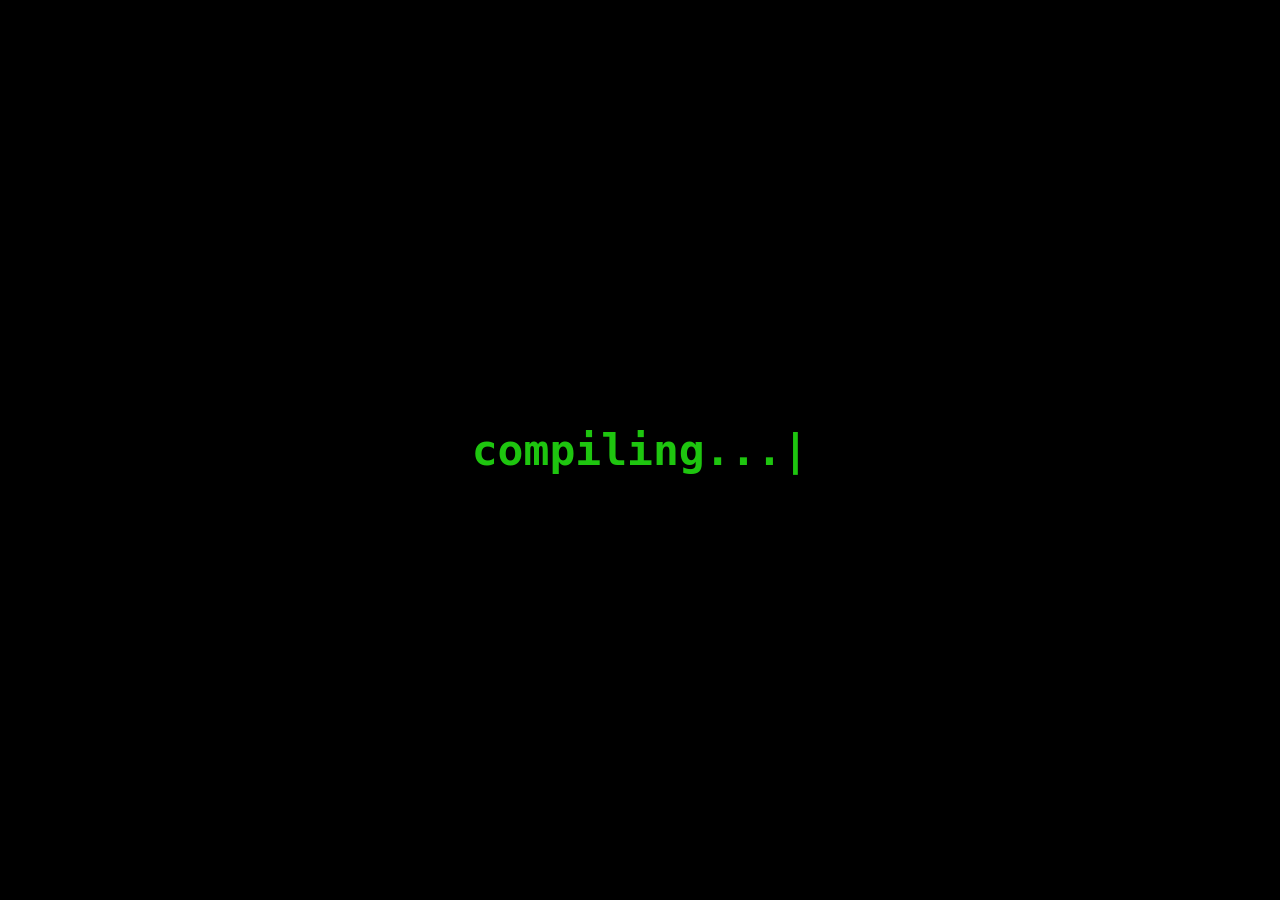
<file: index.html>
<!doctype html><html lang="en"><head><meta charset="utf-8"/><link rel="icon" href="/favicon.ico"/><meta name="viewport" content="width=device-width,initial-scale=1"/><meta name="theme-color" content="#000000"/><meta name="description" content="Web site created using create-react-app"/><link rel="apple-touch-icon" href="/logo192.png"/><link rel="manifest" href="/manifest.json"/><title>Coming soon...</title><script defer="defer" src="/static/js/main.7be83a22.js"></script><link href="/static/css/main.c06f04cc.css" rel="stylesheet"></head><body><noscript>You need to enable JavaScript to run this app.</noscript><div id="root"></div></body></html>
</file>
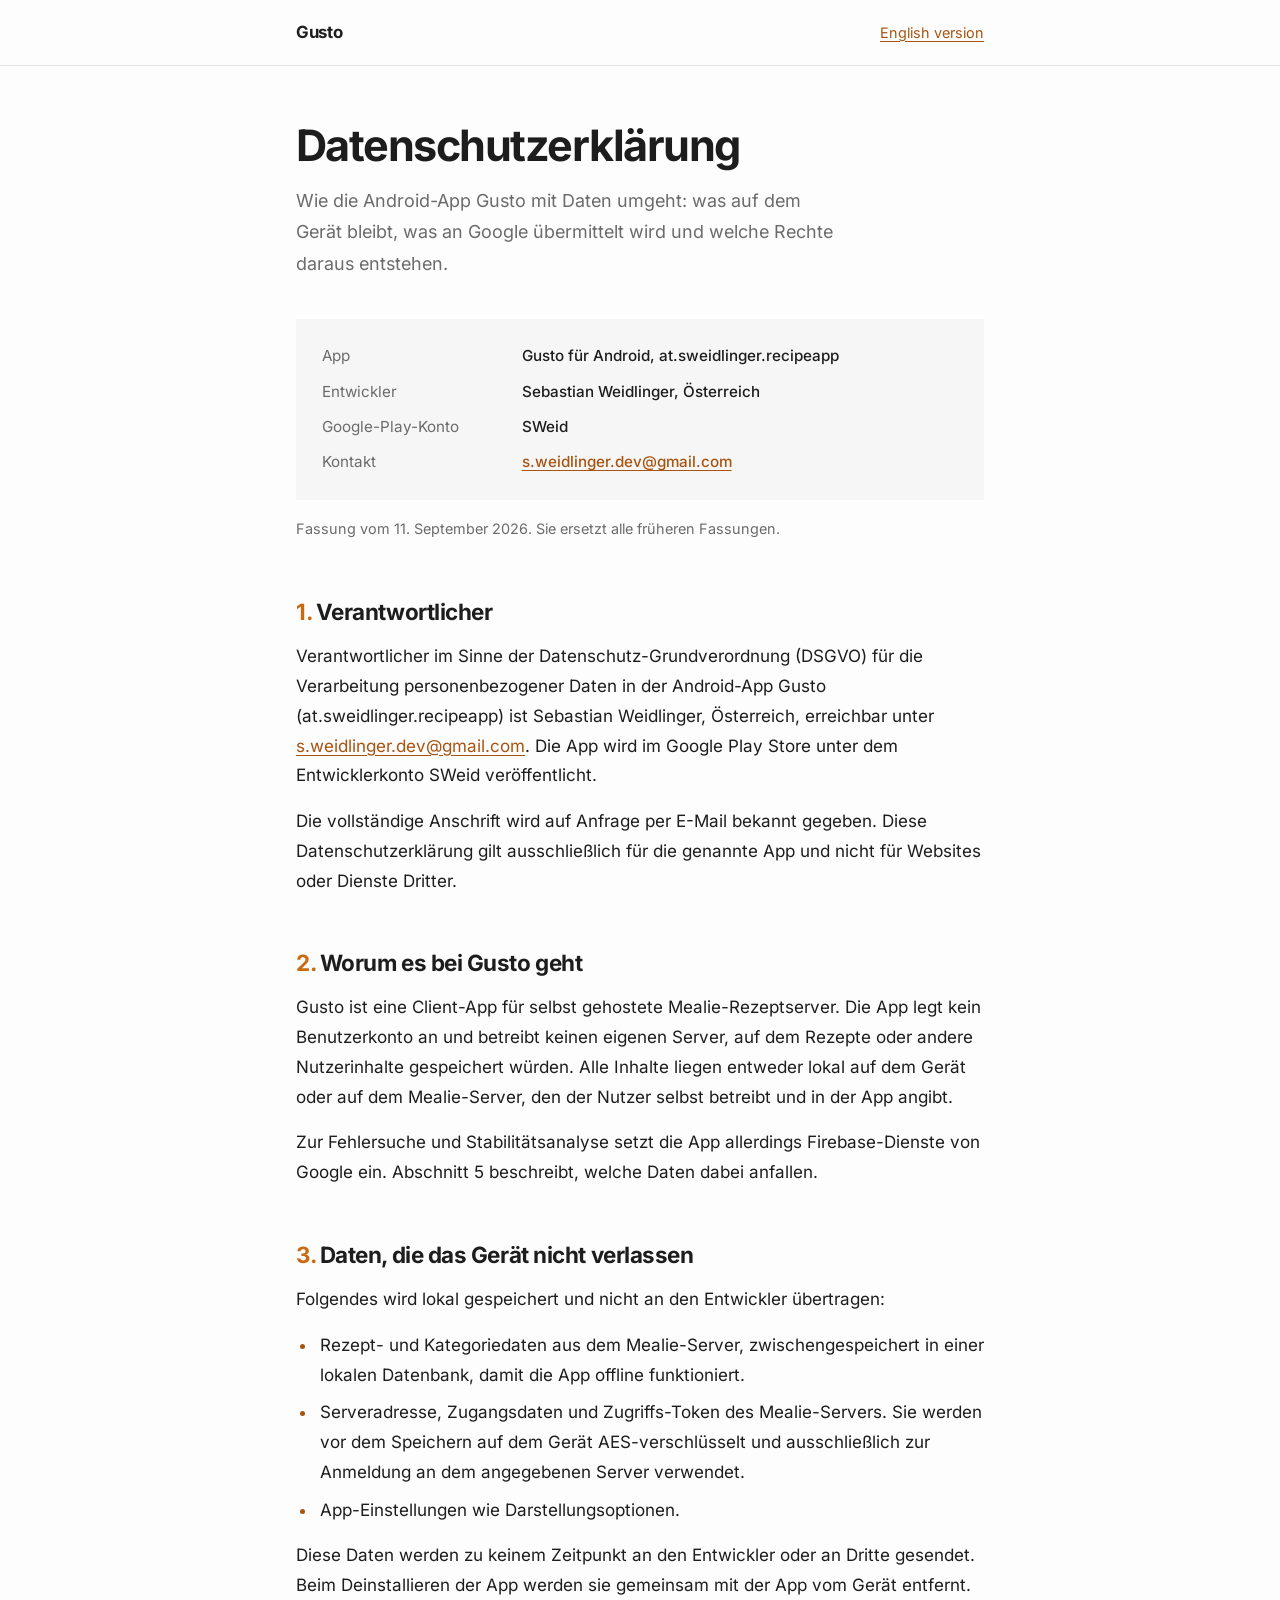
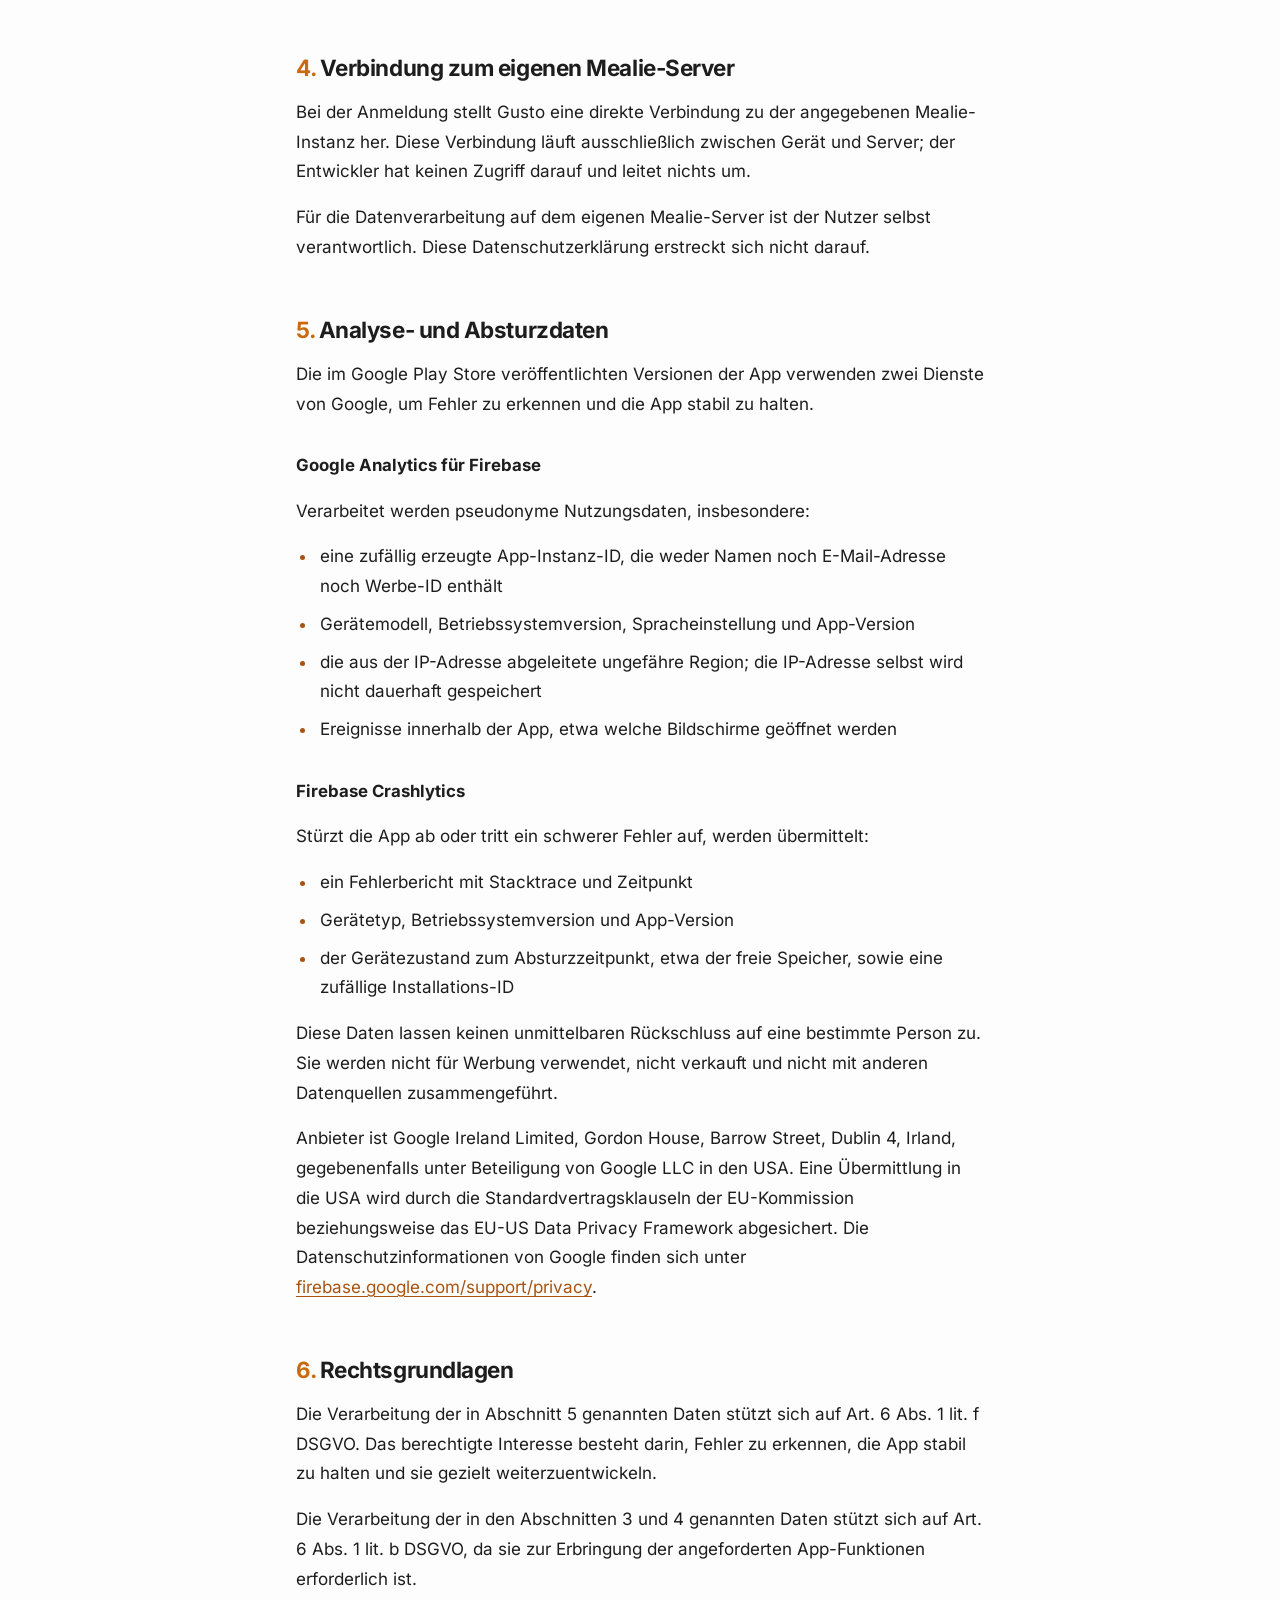
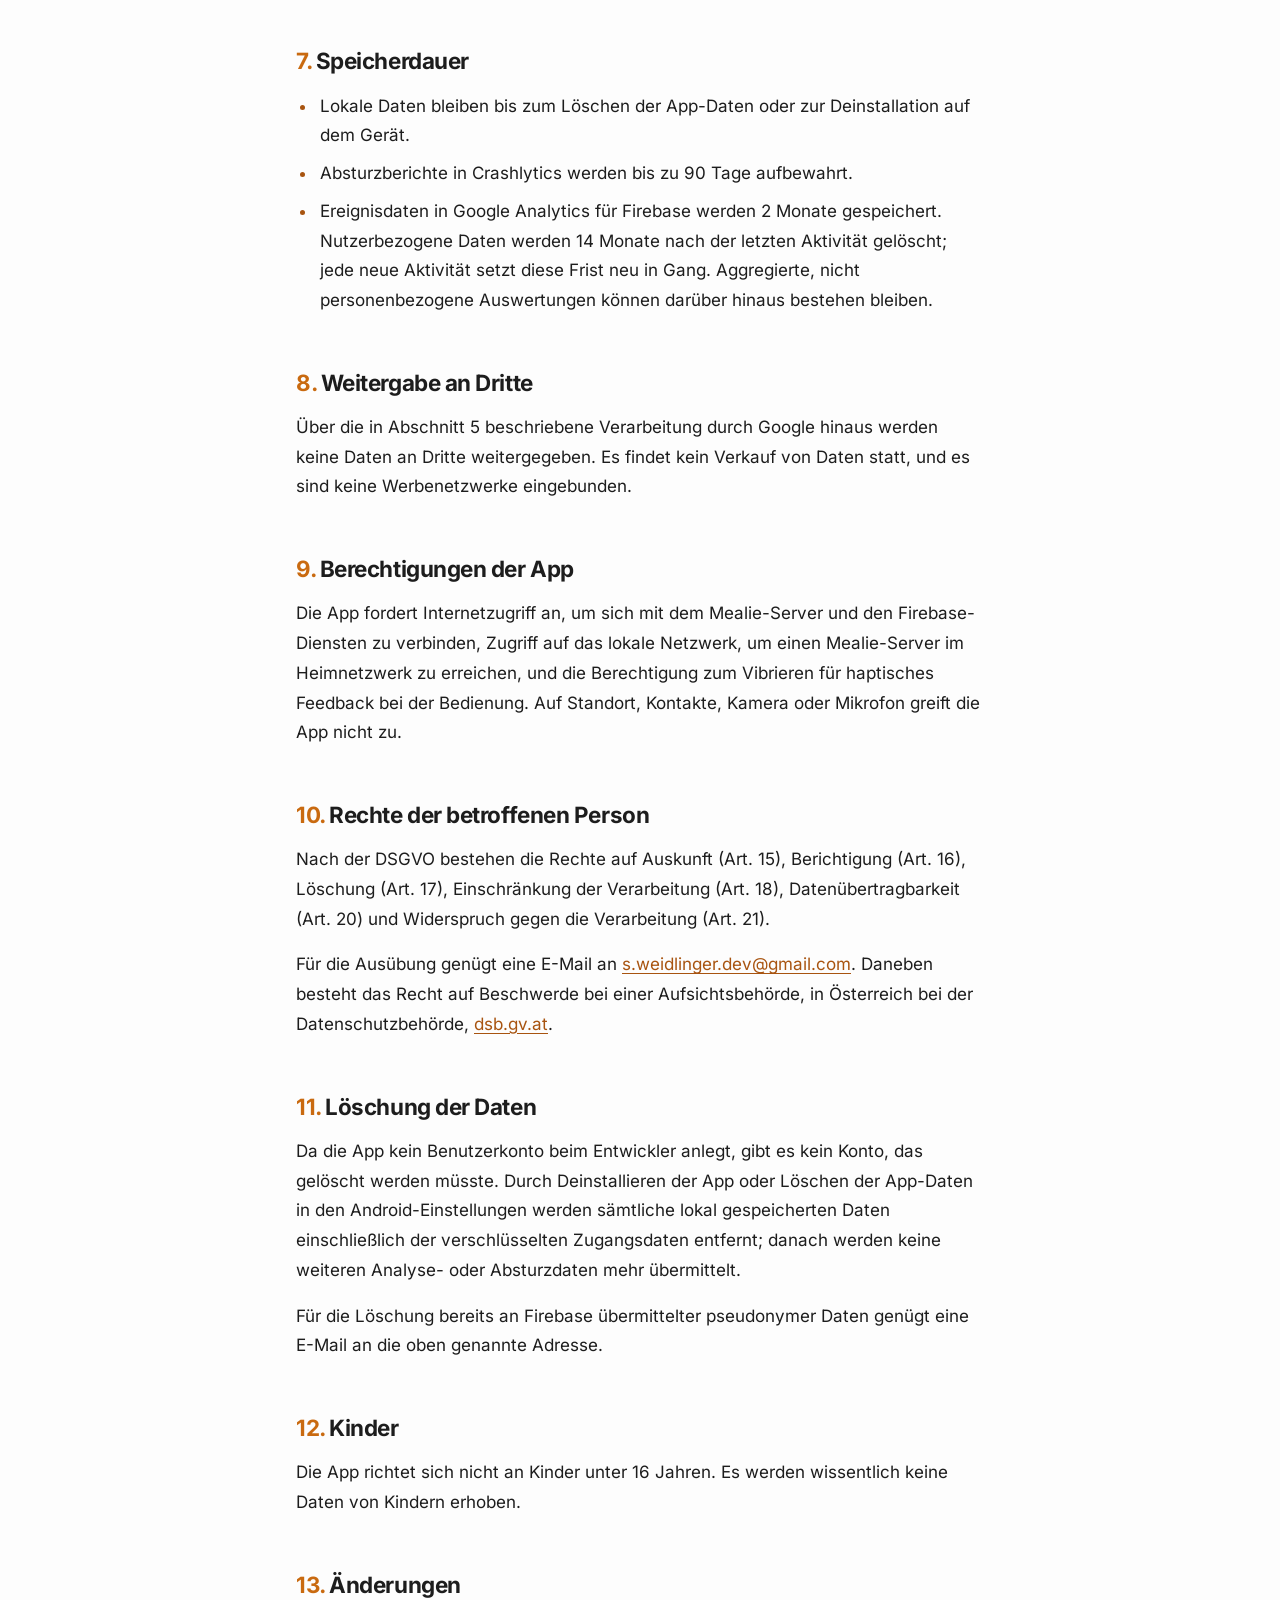
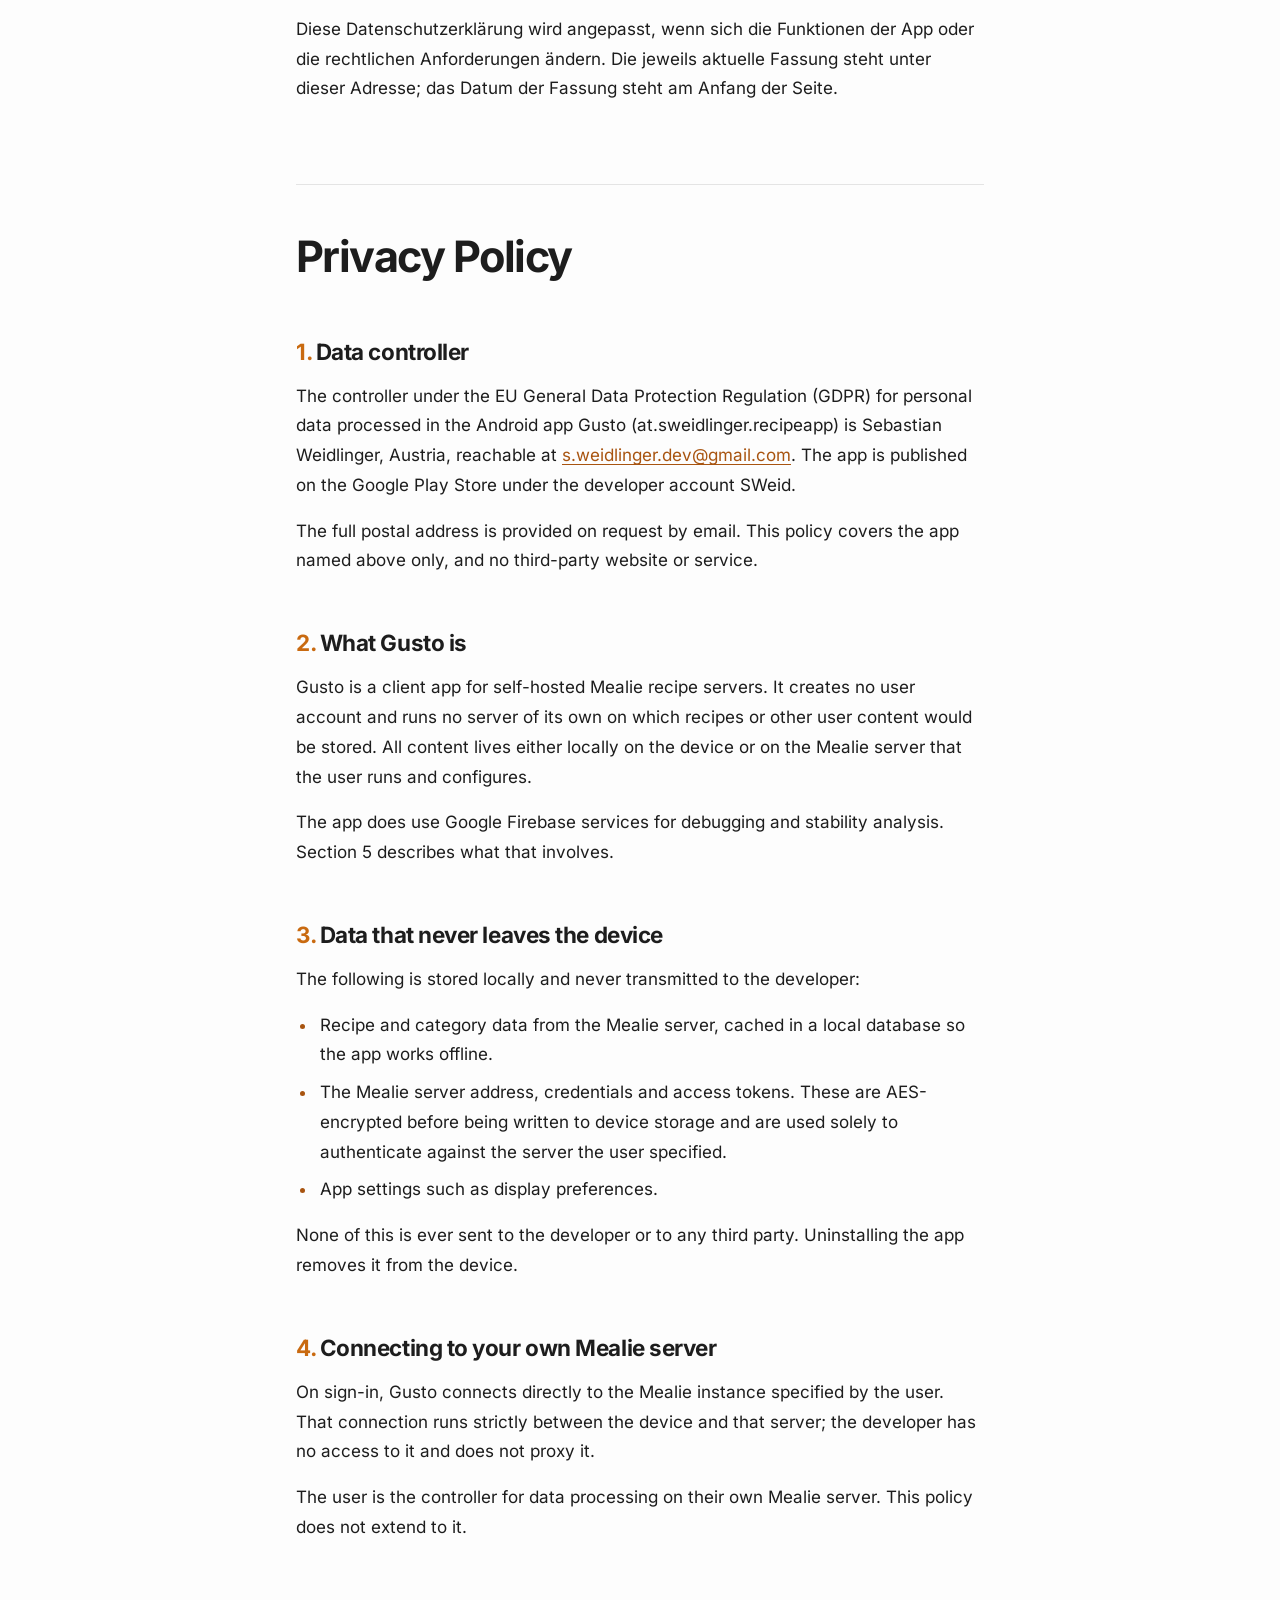
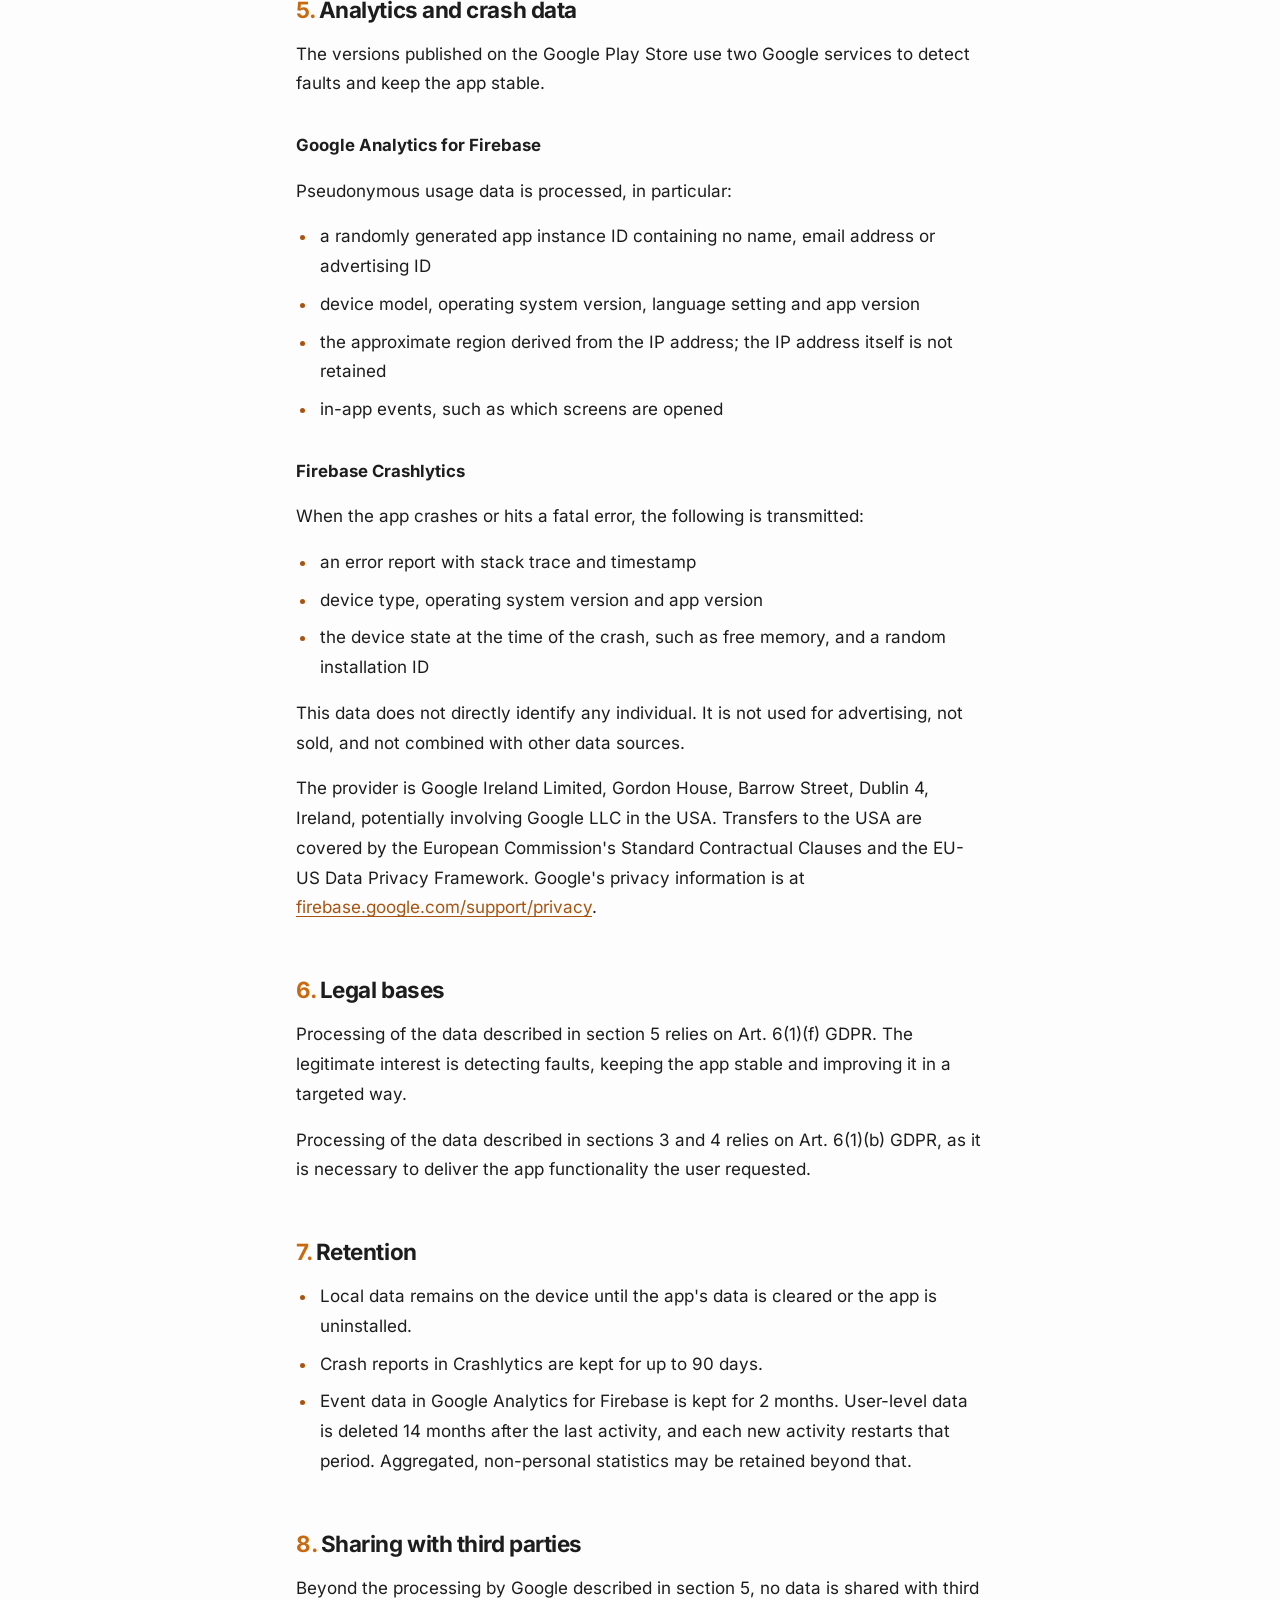
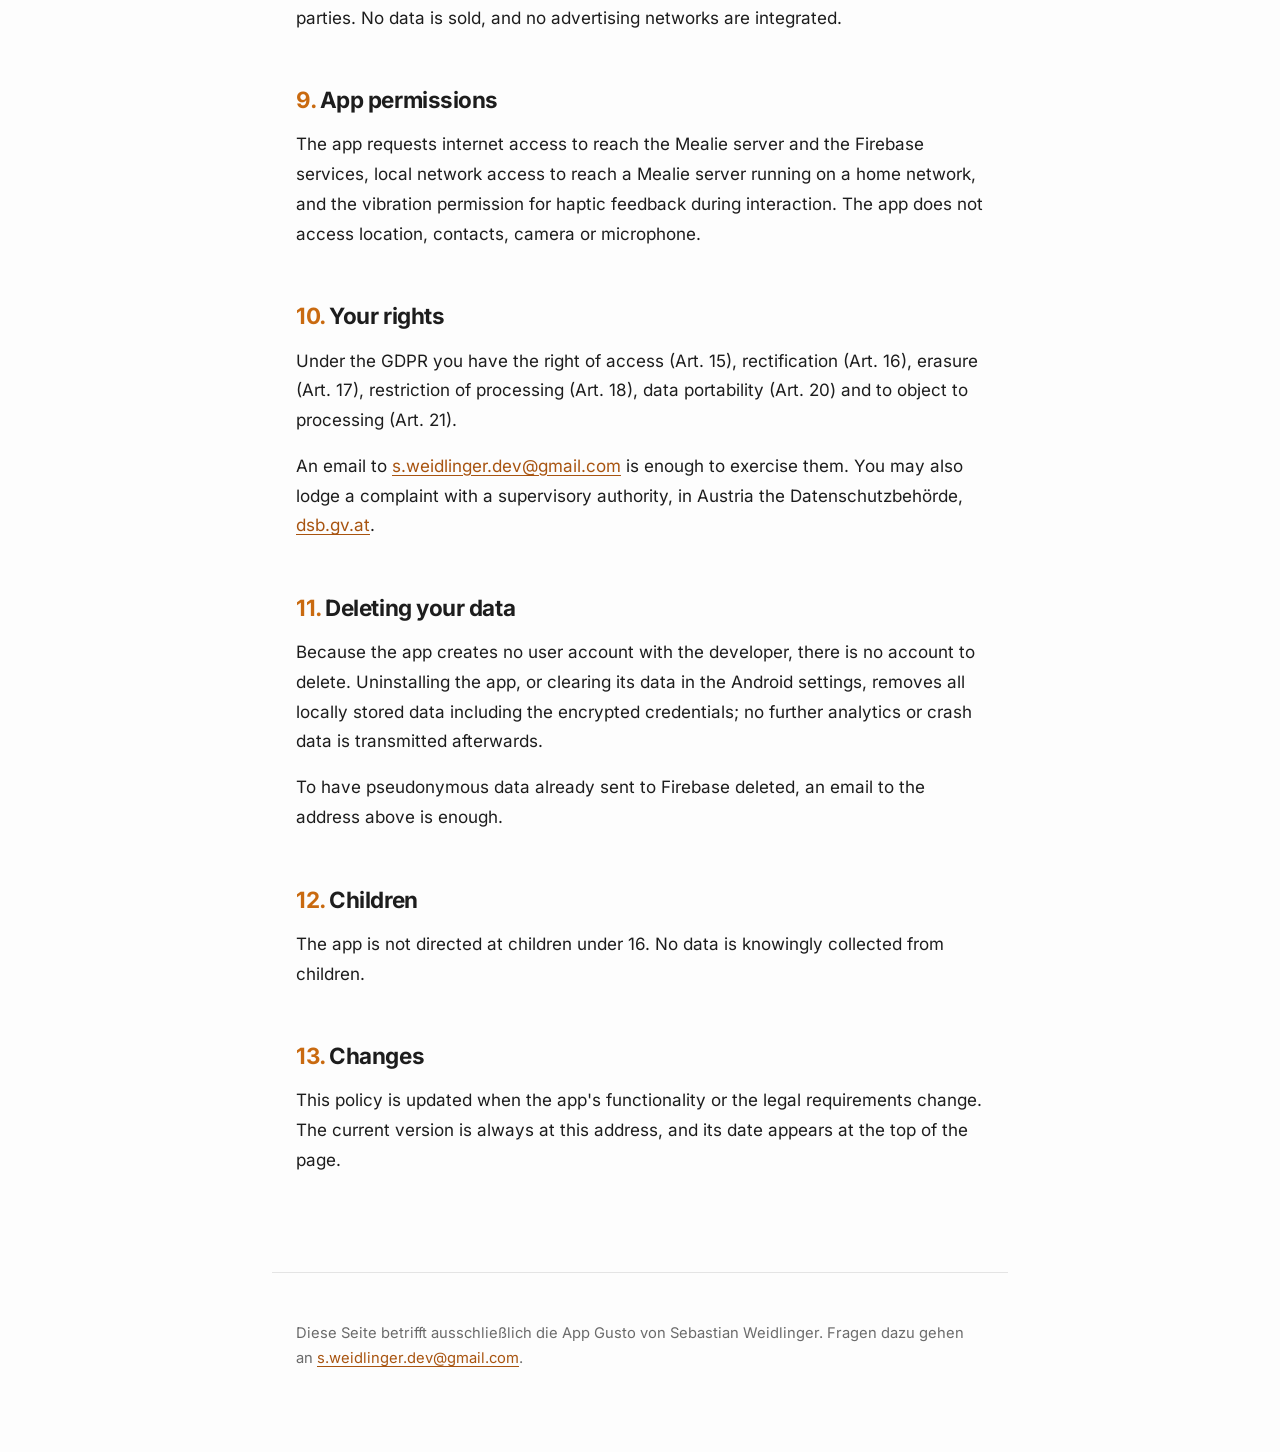
<file: gusto/privacy/index.html>
<!doctype html>
<html lang="de">
<head>
<meta charset="utf-8">
<meta name="viewport" content="width=device-width, initial-scale=1">
<title>Datenschutzerklärung – Gusto</title>
<meta name="description" content="Datenschutzerklärung und Privacy Policy für die Android-App Gusto (at.sweidlinger.recipeapp) von Sebastian Weidlinger.">
<meta name="robots" content="index, follow">
<style>
  @font-face {
    font-family: "Inter";
    src: url("fonts/inter-400.woff2") format("woff2");
    font-weight: 400; font-style: normal; font-display: swap;
  }
  @font-face {
    font-family: "Inter";
    src: url("fonts/inter-500.woff2") format("woff2");
    font-weight: 500; font-style: normal; font-display: swap;
  }
  @font-face {
    font-family: "Inter";
    src: url("fonts/inter-700.woff2") format("woff2");
    font-weight: 700; font-style: normal; font-display: swap;
  }

  :root {
    color-scheme: light dark;
    --bg: #fdfdfd;
    --surface: #f6f6f6;
    --ink: #1d1d1d;
    --muted: #6b6b6b;
    --rule: #e4e4e4;
    --link: #a85410;
    --numeral: #c96a10;
  }
  @media (prefers-color-scheme: dark) {
    :root {
      --bg: #1d1d1d;
      --surface: #262626;
      --ink: #f1f1f1;
      --muted: #a0a0a0;
      --rule: #343434;
      --link: #f09a4a;
      --numeral: #e58325;
    }
  }

  * { box-sizing: border-box; }
  html { -webkit-text-size-adjust: 100%; }
  body {
    margin: 0;
    background: var(--bg);
    color: var(--ink);
    font-family: "Inter", -apple-system, BlinkMacSystemFont, "Segoe UI", Roboto, Helvetica, Arial, sans-serif;
    font-size: 17px;
    line-height: 1.75;
    -webkit-font-smoothing: antialiased;
    -moz-osx-font-smoothing: grayscale;
  }

  .topbar {
    border-bottom: 1px solid var(--rule);
    background: var(--bg);
  }
  .topbar-inner {
    max-width: 46rem;
    margin: 0 auto;
    padding: 1.1rem 1.5rem;
    display: flex;
    align-items: baseline;
    justify-content: space-between;
    gap: 1rem;
  }
  .wordmark {
    font-weight: 700;
    font-size: 1.05rem;
    letter-spacing: -.02em;
    color: var(--ink);
    text-decoration: none;
  }
  .topbar a.jump { font-size: .9rem; color: var(--link); }

  main { max-width: 46rem; margin: 0 auto; padding: 3.5rem 1.5rem 5rem; }

  h1 {
    font-size: 2.7rem;
    font-weight: 700;
    letter-spacing: -.035em;
    line-height: 1.1;
    margin: 0 0 1rem;
  }
  .lede {
    font-size: 1.12rem;
    color: var(--muted);
    margin: 0 0 2.5rem;
    max-width: 34rem;
  }

  .facts {
    background: var(--surface);
    padding: 1.5rem 1.6rem;
    margin: 0 0 1rem;
  }
  .facts dl { margin: 0; display: grid; grid-template-columns: 11rem 1fr; gap: .55rem 1.5rem; }
  .facts dt { color: var(--muted); font-size: .95rem; }
  .facts dd { margin: 0; font-weight: 500; font-size: .95rem; }
  .facts a { font-weight: 500; }
  .issued { color: var(--muted); font-size: .9rem; margin: 0 0 3.5rem; }

  h2 {
    font-size: 1.4rem;
    font-weight: 700;
    letter-spacing: -.02em;
    line-height: 1.3;
    margin: 3.25rem 0 .75rem;
  }
  h2 .n { color: var(--numeral); }
  h3 {
    font-size: 1.05rem;
    font-weight: 700;
    margin: 2rem 0 .4rem;
  }
  p { margin: 1rem 0; }
  ul { margin: 1rem 0; padding-left: 1.3rem; }
  li { margin: .5rem 0; padding-left: .2rem; }
  li::marker { color: var(--link); }
  a { color: var(--link); text-underline-offset: .18em; }
  a:focus-visible { outline: 2px solid var(--link); outline-offset: 3px; }
  strong { font-weight: 700; }

  .language-break {
    margin: 5rem 0 3.5rem;
    padding-top: 3rem;
    border-top: 1px solid var(--rule);
  }
  .language-break h2 {
    font-size: 2.7rem;
    letter-spacing: -.035em;
    line-height: 1.1;
    margin: 0;
  }

  footer {
    max-width: 46rem;
    margin: 0 auto;
    padding: 2rem 1.5rem 4rem;
    border-top: 1px solid var(--rule);
    color: var(--muted);
    font-size: .92rem;
  }

  @media (max-width: 40rem) {
    body { font-size: 16px; }
    main { padding: 2.5rem 1.25rem 4rem; }
    .topbar-inner, footer { padding-left: 1.25rem; padding-right: 1.25rem; }
    h1, .language-break h2 { font-size: 2rem; }
    h2 { font-size: 1.25rem; margin-top: 2.75rem; }
    .facts { padding: 1.25rem 1.25rem; }
    .facts dl { grid-template-columns: 1fr; gap: .1rem; }
    .facts dd { margin-bottom: .7rem; }
  }
</style>
</head>
<body>

<div class="topbar">
  <div class="topbar-inner">
    <a class="wordmark" href="/">Gusto</a>
    <a class="jump" href="#english">English version</a>
  </div>
</div>

<main>

<h1>Datenschutzerklärung</h1>
<p class="lede">
  Wie die Android-App Gusto mit Daten umgeht: was auf dem Gerät bleibt, was an Google
  übermittelt wird und welche Rechte daraus entstehen.
</p>

<div class="facts">
  <dl>
    <dt>App</dt>
    <dd>Gusto für Android, at.sweidlinger.recipeapp</dd>
    <dt>Entwickler</dt>
    <dd>Sebastian Weidlinger, Österreich</dd>
    <dt>Google-Play-Konto</dt>
    <dd>SWeid</dd>
    <dt>Kontakt</dt>
    <dd><a href="mailto:s.weidlinger.dev@gmail.com">s.weidlinger.dev@gmail.com</a></dd>
  </dl>
</div>
<p class="issued">Fassung vom 11. September 2026. Sie ersetzt alle früheren Fassungen.</p>

<section lang="de">

<h2><span class="n">1.</span> Verantwortlicher</h2>
<p>
  Verantwortlicher im Sinne der Datenschutz-Grundverordnung (DSGVO) für die Verarbeitung
  personenbezogener Daten in der Android-App Gusto (at.sweidlinger.recipeapp) ist
  Sebastian Weidlinger, Österreich, erreichbar unter
  <a href="mailto:s.weidlinger.dev@gmail.com">s.weidlinger.dev@gmail.com</a>. Die App wird
  im Google Play Store unter dem Entwicklerkonto SWeid veröffentlicht.
</p>
<p>
  Die vollständige Anschrift wird auf Anfrage per E-Mail bekannt gegeben. Diese
  Datenschutzerklärung gilt ausschließlich für die genannte App und nicht für Websites
  oder Dienste Dritter.
</p>

<h2><span class="n">2.</span> Worum es bei Gusto geht</h2>
<p>
  Gusto ist eine Client-App für selbst gehostete Mealie-Rezeptserver. Die App legt kein
  Benutzerkonto an und betreibt keinen eigenen Server, auf dem Rezepte oder andere
  Nutzerinhalte gespeichert würden. Alle Inhalte liegen entweder lokal auf dem Gerät oder
  auf dem Mealie-Server, den der Nutzer selbst betreibt und in der App angibt.
</p>
<p>
  Zur Fehlersuche und Stabilitätsanalyse setzt die App allerdings Firebase-Dienste von
  Google ein. Abschnitt 5 beschreibt, welche Daten dabei anfallen.
</p>

<h2><span class="n">3.</span> Daten, die das Gerät nicht verlassen</h2>
<p>Folgendes wird lokal gespeichert und nicht an den Entwickler übertragen:</p>
<ul>
  <li>Rezept- und Kategoriedaten aus dem Mealie-Server, zwischengespeichert in einer lokalen Datenbank, damit die App offline funktioniert.</li>
  <li>Serveradresse, Zugangsdaten und Zugriffs-Token des Mealie-Servers. Sie werden vor dem Speichern auf dem Gerät AES-verschlüsselt und ausschließlich zur Anmeldung an dem angegebenen Server verwendet.</li>
  <li>App-Einstellungen wie Darstellungsoptionen.</li>
</ul>
<p>
  Diese Daten werden zu keinem Zeitpunkt an den Entwickler oder an Dritte gesendet. Beim
  Deinstallieren der App werden sie gemeinsam mit der App vom Gerät entfernt.
</p>

<h2><span class="n">4.</span> Verbindung zum eigenen Mealie-Server</h2>
<p>
  Bei der Anmeldung stellt Gusto eine direkte Verbindung zu der angegebenen Mealie-Instanz
  her. Diese Verbindung läuft ausschließlich zwischen Gerät und Server; der Entwickler hat
  keinen Zugriff darauf und leitet nichts um.
</p>
<p>
  Für die Datenverarbeitung auf dem eigenen Mealie-Server ist der Nutzer selbst
  verantwortlich. Diese Datenschutzerklärung erstreckt sich nicht darauf.
</p>

<h2><span class="n">5.</span> Analyse- und Absturzdaten</h2>
<p>
  Die im Google Play Store veröffentlichten Versionen der App verwenden zwei Dienste von
  Google, um Fehler zu erkennen und die App stabil zu halten.
</p>

<h3>Google Analytics für Firebase</h3>
<p>Verarbeitet werden pseudonyme Nutzungsdaten, insbesondere:</p>
<ul>
  <li>eine zufällig erzeugte App-Instanz-ID, die weder Namen noch E-Mail-Adresse noch Werbe-ID enthält</li>
  <li>Gerätemodell, Betriebssystemversion, Spracheinstellung und App-Version</li>
  <li>die aus der IP-Adresse abgeleitete ungefähre Region; die IP-Adresse selbst wird nicht dauerhaft gespeichert</li>
  <li>Ereignisse innerhalb der App, etwa welche Bildschirme geöffnet werden</li>
</ul>

<h3>Firebase Crashlytics</h3>
<p>Stürzt die App ab oder tritt ein schwerer Fehler auf, werden übermittelt:</p>
<ul>
  <li>ein Fehlerbericht mit Stacktrace und Zeitpunkt</li>
  <li>Gerätetyp, Betriebssystemversion und App-Version</li>
  <li>der Gerätezustand zum Absturzzeitpunkt, etwa der freie Speicher, sowie eine zufällige Installations-ID</li>
</ul>

<p>
  Diese Daten lassen keinen unmittelbaren Rückschluss auf eine bestimmte Person zu. Sie
  werden nicht für Werbung verwendet, nicht verkauft und nicht mit anderen Datenquellen
  zusammengeführt.
</p>
<p>
  Anbieter ist Google Ireland Limited, Gordon House, Barrow Street, Dublin 4, Irland,
  gegebenenfalls unter Beteiligung von Google LLC in den USA. Eine Übermittlung in die USA
  wird durch die Standardvertragsklauseln der EU-Kommission beziehungsweise das EU-US Data
  Privacy Framework abgesichert. Die Datenschutzinformationen von Google finden sich unter
  <a href="https://firebase.google.com/support/privacy" rel="noopener">firebase.google.com/support/privacy</a>.
</p>

<h2><span class="n">6.</span> Rechtsgrundlagen</h2>
<p>
  Die Verarbeitung der in Abschnitt 5 genannten Daten stützt sich auf Art. 6 Abs. 1 lit. f
  DSGVO. Das berechtigte Interesse besteht darin, Fehler zu erkennen, die App stabil zu
  halten und sie gezielt weiterzuentwickeln.
</p>
<p>
  Die Verarbeitung der in den Abschnitten 3 und 4 genannten Daten stützt sich auf
  Art. 6 Abs. 1 lit. b DSGVO, da sie zur Erbringung der angeforderten App-Funktionen
  erforderlich ist.
</p>

<h2><span class="n">7.</span> Speicherdauer</h2>
<ul>
  <li>Lokale Daten bleiben bis zum Löschen der App-Daten oder zur Deinstallation auf dem Gerät.</li>
  <li>Absturzberichte in Crashlytics werden bis zu 90 Tage aufbewahrt.</li>
  <li>Ereignisdaten in Google Analytics für Firebase werden 2 Monate gespeichert. Nutzerbezogene Daten werden 14 Monate nach der letzten Aktivität gelöscht; jede neue Aktivität setzt diese Frist neu in Gang. Aggregierte, nicht personenbezogene Auswertungen können darüber hinaus bestehen bleiben.</li>
</ul>

<h2><span class="n">8.</span> Weitergabe an Dritte</h2>
<p>
  Über die in Abschnitt 5 beschriebene Verarbeitung durch Google hinaus werden keine Daten
  an Dritte weitergegeben. Es findet kein Verkauf von Daten statt, und es sind keine
  Werbenetzwerke eingebunden.
</p>

<h2><span class="n">9.</span> Berechtigungen der App</h2>
<p>
  Die App fordert Internetzugriff an, um sich mit dem Mealie-Server und den
  Firebase-Diensten zu verbinden, Zugriff auf das lokale Netzwerk, um einen Mealie-Server
  im Heimnetzwerk zu erreichen, und die Berechtigung zum Vibrieren für haptisches Feedback
  bei der Bedienung. Auf Standort, Kontakte, Kamera oder Mikrofon greift die App nicht zu.
</p>

<h2><span class="n">10.</span> Rechte der betroffenen Person</h2>
<p>
  Nach der DSGVO bestehen die Rechte auf Auskunft (Art. 15), Berichtigung (Art. 16),
  Löschung (Art. 17), Einschränkung der Verarbeitung (Art. 18), Datenübertragbarkeit
  (Art. 20) und Widerspruch gegen die Verarbeitung (Art. 21).
</p>
<p>
  Für die Ausübung genügt eine E-Mail an
  <a href="mailto:s.weidlinger.dev@gmail.com">s.weidlinger.dev@gmail.com</a>. Daneben
  besteht das Recht auf Beschwerde bei einer Aufsichtsbehörde, in Österreich bei der
  Datenschutzbehörde, <a href="https://www.dsb.gv.at" rel="noopener">dsb.gv.at</a>.
</p>

<h2><span class="n">11.</span> Löschung der Daten</h2>
<p>
  Da die App kein Benutzerkonto beim Entwickler anlegt, gibt es kein Konto, das gelöscht
  werden müsste. Durch Deinstallieren der App oder Löschen der App-Daten in den
  Android-Einstellungen werden sämtliche lokal gespeicherten Daten einschließlich der
  verschlüsselten Zugangsdaten entfernt; danach werden keine weiteren Analyse- oder
  Absturzdaten mehr übermittelt.
</p>
<p>
  Für die Löschung bereits an Firebase übermittelter pseudonymer Daten genügt eine E-Mail
  an die oben genannte Adresse.
</p>

<h2><span class="n">12.</span> Kinder</h2>
<p>
  Die App richtet sich nicht an Kinder unter 16 Jahren. Es werden wissentlich keine Daten
  von Kindern erhoben.
</p>

<h2><span class="n">13.</span> Änderungen</h2>
<p>
  Diese Datenschutzerklärung wird angepasst, wenn sich die Funktionen der App oder die
  rechtlichen Anforderungen ändern. Die jeweils aktuelle Fassung steht unter dieser
  Adresse; das Datum der Fassung steht am Anfang der Seite.
</p>

</section>

<div class="language-break" id="english">
  <h2>Privacy Policy</h2>
</div>

<section lang="en">

<h2><span class="n">1.</span> Data controller</h2>
<p>
  The controller under the EU General Data Protection Regulation (GDPR) for personal data
  processed in the Android app Gusto (at.sweidlinger.recipeapp) is Sebastian Weidlinger,
  Austria, reachable at
  <a href="mailto:s.weidlinger.dev@gmail.com">s.weidlinger.dev@gmail.com</a>. The app is
  published on the Google Play Store under the developer account SWeid.
</p>
<p>
  The full postal address is provided on request by email. This policy covers the app
  named above only, and no third-party website or service.
</p>

<h2><span class="n">2.</span> What Gusto is</h2>
<p>
  Gusto is a client app for self-hosted Mealie recipe servers. It creates no user account
  and runs no server of its own on which recipes or other user content would be stored.
  All content lives either locally on the device or on the Mealie server that the user
  runs and configures.
</p>
<p>
  The app does use Google Firebase services for debugging and stability analysis. Section
  5 describes what that involves.
</p>

<h2><span class="n">3.</span> Data that never leaves the device</h2>
<p>The following is stored locally and never transmitted to the developer:</p>
<ul>
  <li>Recipe and category data from the Mealie server, cached in a local database so the app works offline.</li>
  <li>The Mealie server address, credentials and access tokens. These are AES-encrypted before being written to device storage and are used solely to authenticate against the server the user specified.</li>
  <li>App settings such as display preferences.</li>
</ul>
<p>
  None of this is ever sent to the developer or to any third party. Uninstalling the app
  removes it from the device.
</p>

<h2><span class="n">4.</span> Connecting to your own Mealie server</h2>
<p>
  On sign-in, Gusto connects directly to the Mealie instance specified by the user. That
  connection runs strictly between the device and that server; the developer has no access
  to it and does not proxy it.
</p>
<p>
  The user is the controller for data processing on their own Mealie server. This policy
  does not extend to it.
</p>

<h2><span class="n">5.</span> Analytics and crash data</h2>
<p>
  The versions published on the Google Play Store use two Google services to detect faults
  and keep the app stable.
</p>

<h3>Google Analytics for Firebase</h3>
<p>Pseudonymous usage data is processed, in particular:</p>
<ul>
  <li>a randomly generated app instance ID containing no name, email address or advertising ID</li>
  <li>device model, operating system version, language setting and app version</li>
  <li>the approximate region derived from the IP address; the IP address itself is not retained</li>
  <li>in-app events, such as which screens are opened</li>
</ul>

<h3>Firebase Crashlytics</h3>
<p>When the app crashes or hits a fatal error, the following is transmitted:</p>
<ul>
  <li>an error report with stack trace and timestamp</li>
  <li>device type, operating system version and app version</li>
  <li>the device state at the time of the crash, such as free memory, and a random installation ID</li>
</ul>

<p>
  This data does not directly identify any individual. It is not used for advertising, not
  sold, and not combined with other data sources.
</p>
<p>
  The provider is Google Ireland Limited, Gordon House, Barrow Street, Dublin 4, Ireland,
  potentially involving Google LLC in the USA. Transfers to the USA are covered by the
  European Commission's Standard Contractual Clauses and the EU-US Data Privacy Framework.
  Google's privacy information is at
  <a href="https://firebase.google.com/support/privacy" rel="noopener">firebase.google.com/support/privacy</a>.
</p>

<h2><span class="n">6.</span> Legal bases</h2>
<p>
  Processing of the data described in section 5 relies on Art. 6(1)(f) GDPR. The
  legitimate interest is detecting faults, keeping the app stable and improving it in a
  targeted way.
</p>
<p>
  Processing of the data described in sections 3 and 4 relies on Art. 6(1)(b) GDPR, as it
  is necessary to deliver the app functionality the user requested.
</p>

<h2><span class="n">7.</span> Retention</h2>
<ul>
  <li>Local data remains on the device until the app's data is cleared or the app is uninstalled.</li>
  <li>Crash reports in Crashlytics are kept for up to 90 days.</li>
  <li>Event data in Google Analytics for Firebase is kept for 2 months. User-level data is deleted 14 months after the last activity, and each new activity restarts that period. Aggregated, non-personal statistics may be retained beyond that.</li>
</ul>

<h2><span class="n">8.</span> Sharing with third parties</h2>
<p>
  Beyond the processing by Google described in section 5, no data is shared with third
  parties. No data is sold, and no advertising networks are integrated.
</p>

<h2><span class="n">9.</span> App permissions</h2>
<p>
  The app requests internet access to reach the Mealie server and the Firebase services,
  local network access to reach a Mealie server running on a home network, and the
  vibration permission for haptic feedback during interaction. The app does not access
  location, contacts, camera or microphone.
</p>

<h2><span class="n">10.</span> Your rights</h2>
<p>
  Under the GDPR you have the right of access (Art. 15), rectification (Art. 16), erasure
  (Art. 17), restriction of processing (Art. 18), data portability (Art. 20) and to object
  to processing (Art. 21).
</p>
<p>
  An email to <a href="mailto:s.weidlinger.dev@gmail.com">s.weidlinger.dev@gmail.com</a>
  is enough to exercise them. You may also lodge a complaint with a supervisory authority,
  in Austria the Datenschutzbehörde,
  <a href="https://www.dsb.gv.at" rel="noopener">dsb.gv.at</a>.
</p>

<h2><span class="n">11.</span> Deleting your data</h2>
<p>
  Because the app creates no user account with the developer, there is no account to
  delete. Uninstalling the app, or clearing its data in the Android settings, removes all
  locally stored data including the encrypted credentials; no further analytics or crash
  data is transmitted afterwards.
</p>
<p>
  To have pseudonymous data already sent to Firebase deleted, an email to the address above
  is enough.
</p>

<h2><span class="n">12.</span> Children</h2>
<p>
  The app is not directed at children under 16. No data is knowingly collected from
  children.
</p>

<h2><span class="n">13.</span> Changes</h2>
<p>
  This policy is updated when the app's functionality or the legal requirements change. The
  current version is always at this address, and its date appears at the top of the page.
</p>

</section>

</main>

<footer>
  <p>
    Diese Seite betrifft ausschließlich die App Gusto von Sebastian Weidlinger.
    Fragen dazu gehen an
    <a href="mailto:s.weidlinger.dev@gmail.com">s.weidlinger.dev@gmail.com</a>.
  </p>
</footer>

</body>
</html>
</file>
<file: static/css/main.c06f04cc.css>
body{-webkit-font-smoothing:antialiased;-moz-osx-font-smoothing:grayscale;font-family:-apple-system,BlinkMacSystemFont,Segoe UI,Roboto,Oxygen,Ubuntu,Cantarell,Fira Sans,Droid Sans,Helvetica Neue,sans-serif;margin:0}code{font-family:source-code-pro,Menlo,Monaco,Consolas,Courier New,monospace}*{box-sizing:border-box;font-family:monospace;margin:0;padding:0}.App{text-align:center}.App-header{align-items:center;background-color:#000;color:#1ec50f;display:flex;flex-direction:column;font-size:calc(25px + 2vmin);justify-content:center;min-height:100vh}.App-link{color:#61dafb}
/*# sourceMappingURL=main.c06f04cc.css.map*/
</file>
